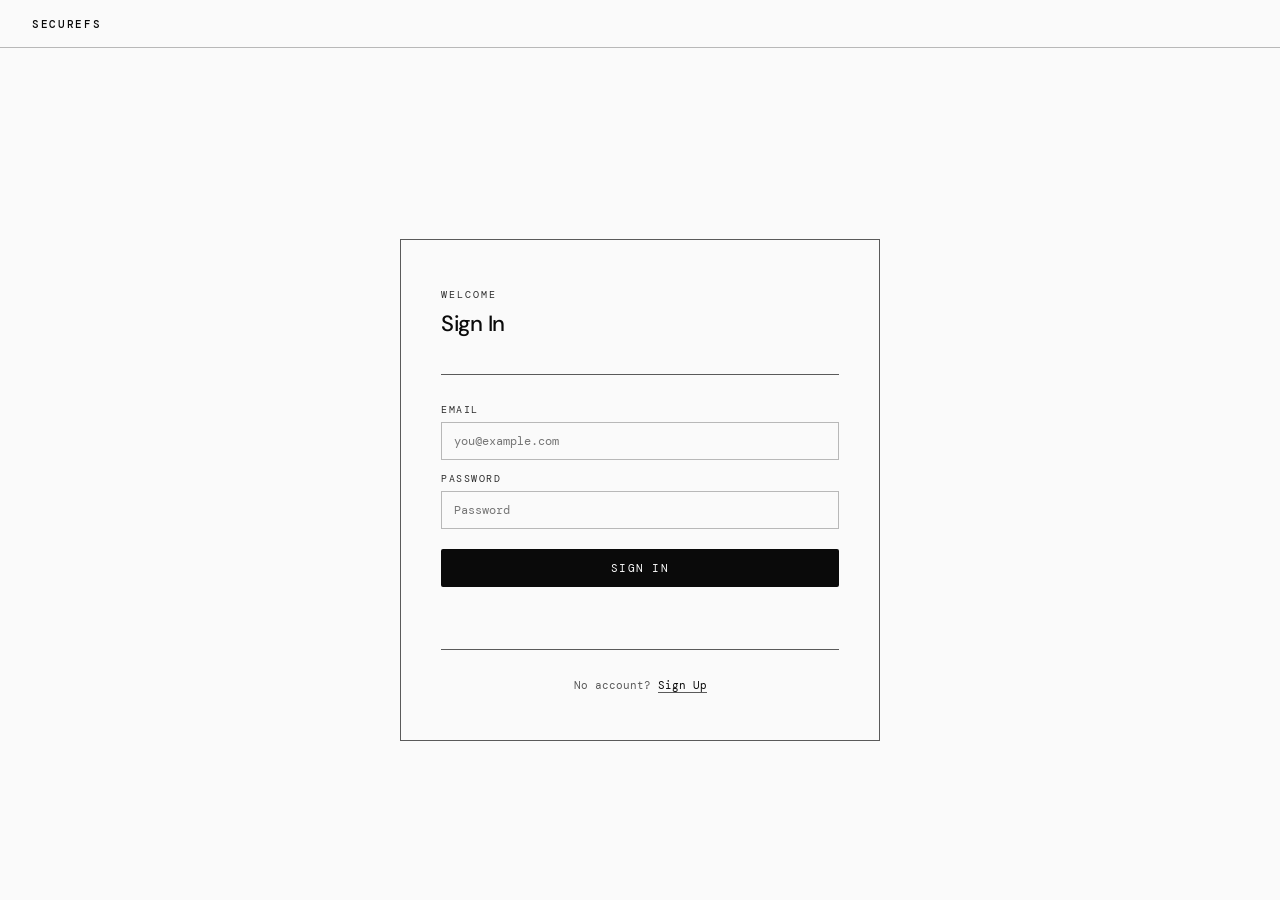
<file: static/index.html>
<!DOCTYPE html>
<html lang="en">
<head>
    <meta charset="UTF-8">
    <meta name="viewport" content="width=device-width, initial-scale=1.0">
    <title>SecureFS — Upload</title>
    <link rel="stylesheet" href="style.css">
</head>
<body>

<header class="header">
    <span class="header-logo">SecureFS</span>
    <nav class="header-nav">
        <a href="index.html">Upload</a>
        <a href="dashboard.html">Dashboard</a>
        <span id="userEmail" style="color:var(--grey-400);font-family:var(--mono);font-size:11px;"></span>
        <a href="#" onclick="logout()" style="color:var(--grey-600);">Sign Out</a>
    </nav>
</header>

<div class="container">
    <p class="page-label">Secure Upload</p>
    <h1>Encrypt & Store</h1>

    <div class="file-zone" id="fileZone">
        <input type="file" id="fileInput" onchange="onFileChange(this)">
        <span class="file-zone-icon">↑</span>
        <span class="file-zone-label">Drop file or click to browse</span>
        <p class="file-zone-sub">All file types supported</p>
    </div>
    <div id="fileName"></div>

    <div class="divider"></div>

    <button class="btn btn-primary" id="uploadBtn" onclick="uploadFile()">
        Encrypt & Upload
    </button>

    <p id="status"></p>

    <a href="dashboard.html" class="footer-link">View Dashboard →</a>
</div>

<script src="script.js"></script>
<script>
    requireAuth();
    showUserEmail();
</script>
</body>
</html>
</file>
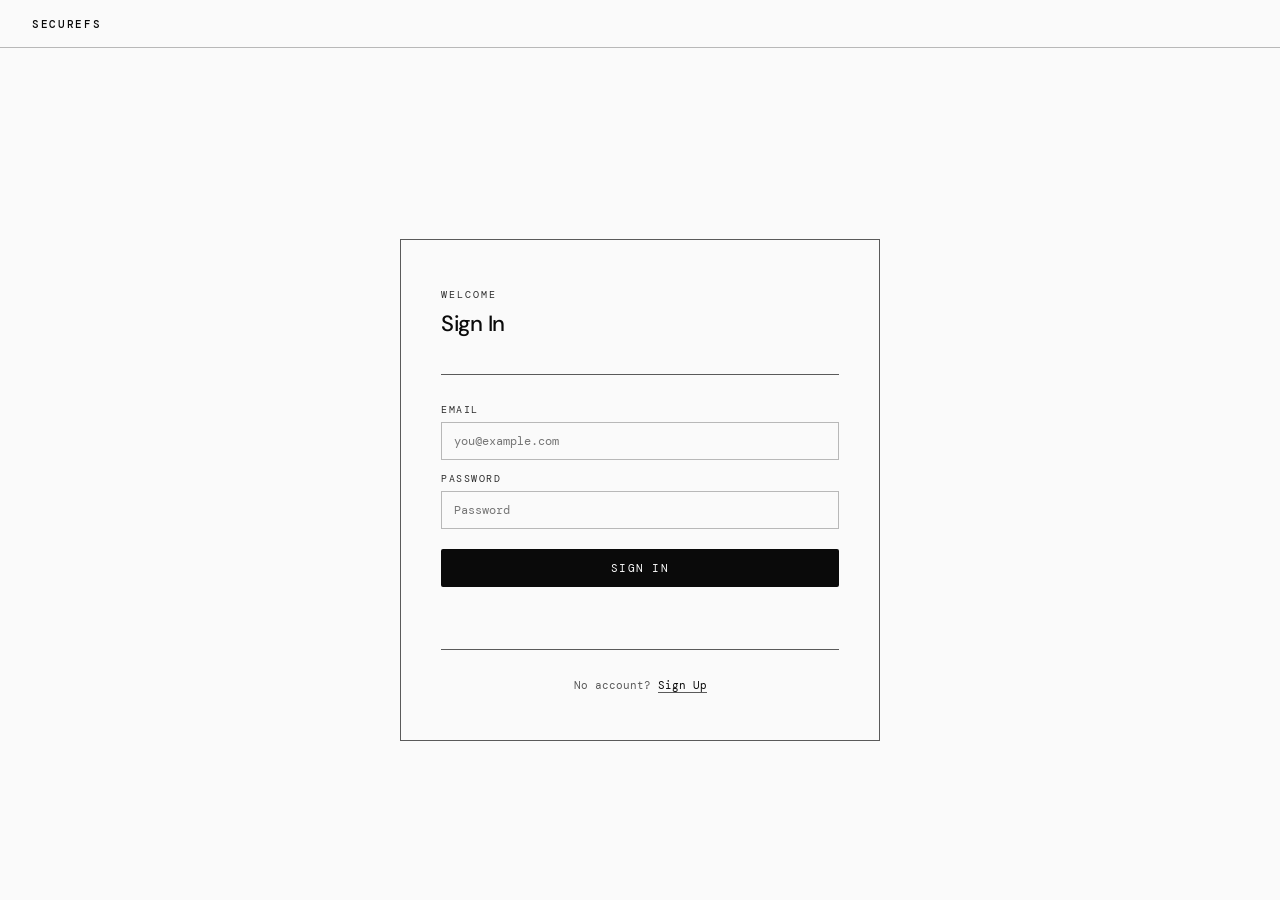
<file: static/dashboard.html>
<!DOCTYPE html>
<html lang="en">
<head>
    <meta charset="UTF-8">
    <meta name="viewport" content="width=device-width, initial-scale=1.0">
    <title>Dashboard — SecureFS</title>
    <link rel="stylesheet" href="style.css">
</head>
<body>

<header class="header">
    <span class="header-logo">SecureFS</span>
    <nav class="header-nav">
        <a href="index.html">Upload</a>
        <a href="dashboard.html">Dashboard</a>
        <span id="userEmail" style="color:var(--grey-400);font-family:var(--mono);font-size:11px;"></span>
        <a href="#" onclick="logout()" style="color:var(--grey-600);">Sign Out</a>
    </nav>
</header>

<div class="container">
    <p class="page-label">File Vault</p>
    <h1>Encrypted Files</h1>

    <div class="refresh-row">
        <span class="section-label">Your files</span>
        <button class="btn btn-ghost btn-sm" onclick="loadFiles()">↻ Refresh</button>
    </div>

    <ul id="fileList">
        <li class="empty-state">Loading...</li>
    </ul>

    <a href="index.html" class="footer-link">← Back to Upload</a>
</div>

<!-- Share Modal -->
<div id="shareModal" style="display:none; position:fixed; inset:0; background:rgba(0,0,0,0.5);
     z-index:100; align-items:center; justify-content:center;">
    <div style="background:var(--white); border:1px solid var(--grey-200);
                padding:36px; width:400px; max-width:90vw;">
        <p class="page-label">Share File</p>
        <h1 style="font-size:18px; margin-bottom:24px;">Create Share Link</h1>

        <label style="font-family:var(--mono);font-size:10px;letter-spacing:0.15em;
                      text-transform:uppercase;color:var(--grey-600);display:block;margin-bottom:6px;">
            Password
        </label>
        <input type="password" id="sharePassword" placeholder="Set a password for the recipient"
            style="width:100%;padding:10px 12px;border:1px solid var(--grey-200);
                   font-family:var(--mono);font-size:12px;outline:none;margin-bottom:16px;">

        <label style="font-family:var(--mono);font-size:10px;letter-spacing:0.15em;
                      text-transform:uppercase;color:var(--grey-600);display:block;margin-bottom:6px;">
            Expires in
        </label>
        <select id="shareExpiry"
            style="width:100%;padding:10px 12px;border:1px solid var(--grey-200);
                   font-family:var(--mono);font-size:12px;outline:none;
                   margin-bottom:20px;background:var(--white);">
            <option value="1">1 hour</option>
            <option value="24" selected>24 hours</option>
            <option value="72">3 days</option>
            <option value="168">7 days</option>
        </select>

        <div class="divider"></div>

        <div id="shareResult" style="display:none; margin-bottom:16px;">
            <label style="font-family:var(--mono);font-size:10px;letter-spacing:0.15em;
                          text-transform:uppercase;color:var(--grey-600);display:block;margin-bottom:6px;">
                Share Link (send password separately)
            </label>
            <div style="display:flex;gap:8px;">
                <input type="text" id="shareLink" readonly
                    style="flex:1;padding:8px 10px;border:1px solid var(--grey-200);
                           font-family:var(--mono);font-size:11px;outline:none;
                           background:var(--grey-100);color:var(--black);">
                <button class="btn btn-ghost btn-sm" onclick="copyLink()">Copy</button>
            </div>
            <p id="copyStatus" style="font-family:var(--mono);font-size:10px;
                                       color:var(--grey-400);margin-top:6px;"></p>
        </div>

        <div style="display:flex;gap:8px;">
            <button class="btn btn-primary" style="flex:1" id="generateBtn" onclick="createShareLink()">
                Generate Link
            </button>
            <button class="btn btn-ghost" onclick="closeModal()">Cancel</button>
        </div>

        <p id="shareStatus" style="font-family:var(--mono);font-size:11px;
                                    color:var(--grey-600);text-align:center;margin-top:12px;"></p>
    </div>
</div>

<script src="script.js"></script>
<script>
    requireAuth();
    showUserEmail();

    let currentShareFile = null;

    function openShareModal(filename) {
        currentShareFile = filename;
        document.getElementById("shareModal").style.display = "flex";
        document.getElementById("sharePassword").value = "";
        document.getElementById("shareResult").style.display = "none";
        document.getElementById("shareStatus").innerText = "";
        document.getElementById("copyStatus").innerText = "";
        document.getElementById("generateBtn").disabled = false;
        document.getElementById("generateBtn").innerText = "Generate Link";
    }

    function closeModal() {
        document.getElementById("shareModal").style.display = "none";
        currentShareFile = null;
    }

    async function createShareLink() {
        const password = document.getElementById("sharePassword").value;
        const expires_hours = document.getElementById("shareExpiry").value;
        const status = document.getElementById("shareStatus");
        const btn = document.getElementById("generateBtn");

        if (!password) { status.innerText = "Password is required."; return; }

        btn.disabled = true;
        btn.innerText = "Generating...";
        status.innerText = "";

        try {
            const res = await fetch(`${API_URL}/share/create/${currentShareFile}`, {
                method: "POST",
                headers: {
                    "Content-Type": "application/json",
                    ...authHeaders()
                },
                body: JSON.stringify({ password, expires_hours: parseInt(expires_hours) })
            });

            const data = await res.json();

            if (res.status === 401) { logout(); return; }
            if (!res.ok) { status.innerText = data.detail || "Failed to generate link"; return; }

            document.getElementById("shareLink").value = data.share_url;
            document.getElementById("shareResult").style.display = "block";
            status.innerText = "✓ Send the password to the recipient separately";

        } catch (e) {
            status.innerText = "Error: " + e.message;
        } finally {
            btn.disabled = false;
            btn.innerText = "Generate Link";
        }
    }

    function copyLink() {
        const link = document.getElementById("shareLink").value;
        navigator.clipboard.writeText(link).then(() => {
            document.getElementById("copyStatus").innerText = "✓ Copied to clipboard";
        });
    }

    document.getElementById("shareModal").addEventListener("click", function(e) {
        if (e.target === this) closeModal();
    });

    loadFiles();
</script>
</body>
</html>
</file>
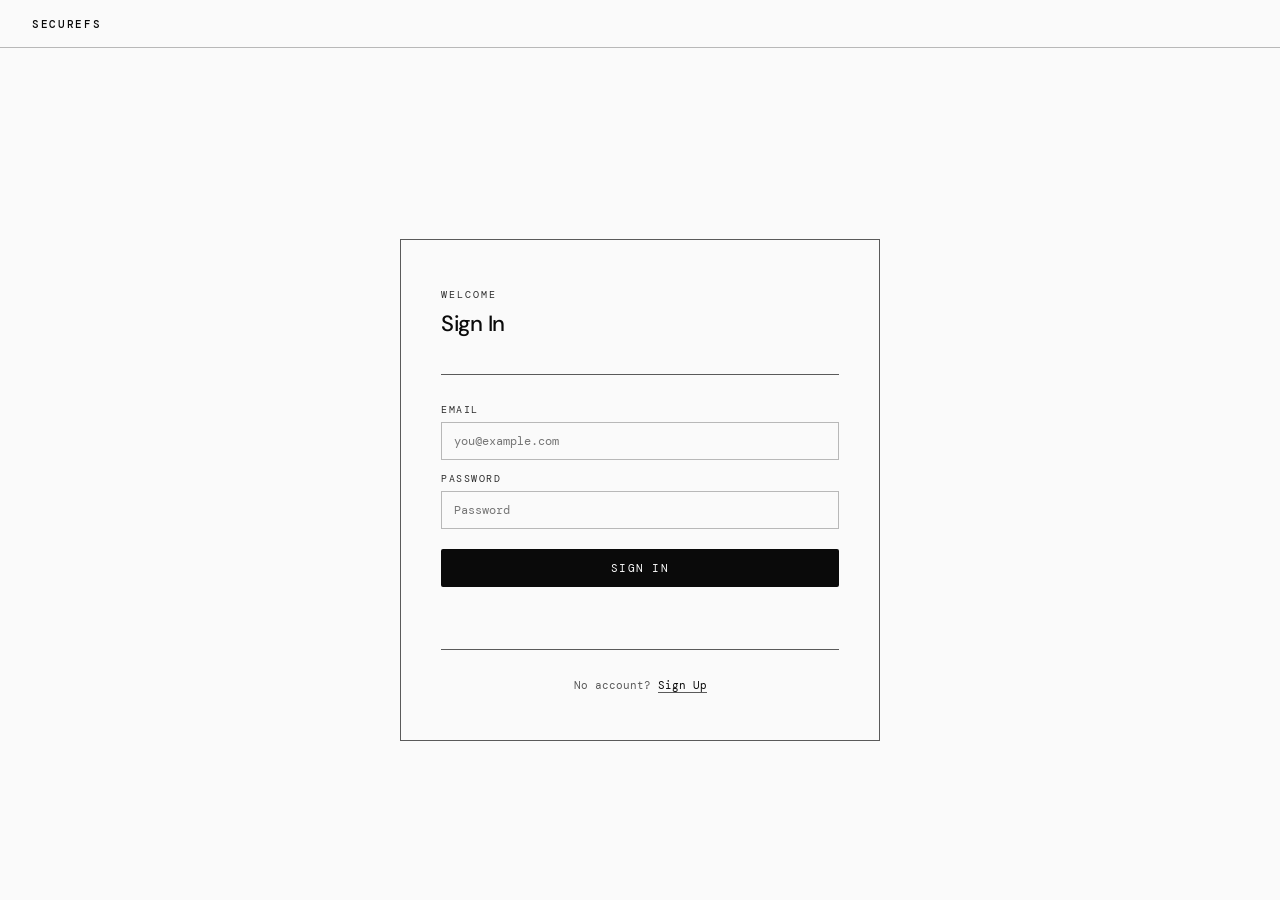
<file: static/login.html>
<!DOCTYPE html>
<html lang="en">
<head>
    <meta charset="UTF-8">
    <meta name="viewport" content="width=device-width, initial-scale=1.0">
    <title>SecureFS — Login</title>
    <link rel="stylesheet" href="style.css">
</head>
<body>

<header class="header">
    <span class="header-logo">SecureFS</span>
</header>

<div class="container" style="margin-top: 80px;">
    <p class="page-label">Welcome</p>
    <h1>Sign In</h1>

    <div class="divider"></div>

    <label style="font-family:var(--mono);font-size:10px;letter-spacing:0.15em;
                  text-transform:uppercase;color:var(--grey-600);display:block;margin-bottom:6px;">
        Email
    </label>
    <input type="email" id="email" placeholder="you@example.com"
        style="width:100%;padding:10px 12px;border:1px solid var(--grey-200);
               font-family:var(--mono);font-size:12px;outline:none;
               margin-bottom:12px;background:var(--white);">

    <label style="font-family:var(--mono);font-size:10px;letter-spacing:0.15em;
                  text-transform:uppercase;color:var(--grey-600);display:block;margin-bottom:6px;">
        Password
    </label>
    <input type="password" id="password" placeholder="Password"
        style="width:100%;padding:10px 12px;border:1px solid var(--grey-200);
               font-family:var(--mono);font-size:12px;outline:none;
               margin-bottom:20px;background:var(--white);">

    <button class="btn btn-primary" id="loginBtn" onclick="login()">Sign In</button>

    <p id="status" style="font-family:var(--mono);font-size:11px;color:var(--grey-600);
                           text-align:center;margin-top:14px;min-height:20px;"></p>

    <div class="divider"></div>

    <p style="font-family:var(--mono);font-size:11px;color:var(--grey-400);text-align:center;">
        No account?
        <a href="signup.html"
           style="color:var(--black);text-decoration:none;border-bottom:1px solid var(--grey-400);">
            Sign Up
        </a>
    </p>
</div>

<script>
    // Use let so they can be reassigned after /config fetch
    let SUPABASE_URL = "";
    let SUPABASE_ANON_KEY = "";

    // If already logged in redirect straight to upload page
    if (localStorage.getItem("sb_token")) window.location.href = "index.html";

    async function init() {
        try {
            const res = await fetch("/config");
            const config = await res.json();
            SUPABASE_URL = config.supabase_url;
            SUPABASE_ANON_KEY = config.supabase_anon_key;
        } catch (e) {
            document.getElementById("status").innerText = "Cannot reach server.";
        }
    }

    async function login() {
        const email = document.getElementById("email").value.trim();
        const password = document.getElementById("password").value;
        const status = document.getElementById("status");
        const btn = document.getElementById("loginBtn");

        if (!email || !password) { status.innerText = "Email and password required."; return; }

        btn.disabled = true;
        btn.innerText = "Signing in...";
        status.innerText = "";

        try {
            await init(); // load config before making auth request

            const res = await fetch(`${SUPABASE_URL}/auth/v1/token?grant_type=password`, {
                method: "POST",
                headers: {
                    "Content-Type": "application/json",
                    "apikey": SUPABASE_ANON_KEY
                },
                body: JSON.stringify({ email, password })
            });

            const data = await res.json();

            if (!res.ok) {
                status.innerText = data.error_description || data.msg || "Login failed";
                return;
            }

            localStorage.setItem("sb_token", data.access_token);
            localStorage.setItem("sb_refresh", data.refresh_token);
            localStorage.setItem("sb_email", email);
            window.location.href = "index.html";

        } catch (e) {
            status.innerText = "Network error: " + e.message;
        } finally {
            btn.disabled = false;
            btn.innerText = "Sign In";
        }
    }

    document.addEventListener("keydown", e => {
        if (e.key === "Enter") login();
    });
</script>
</body>
</html>
</file>
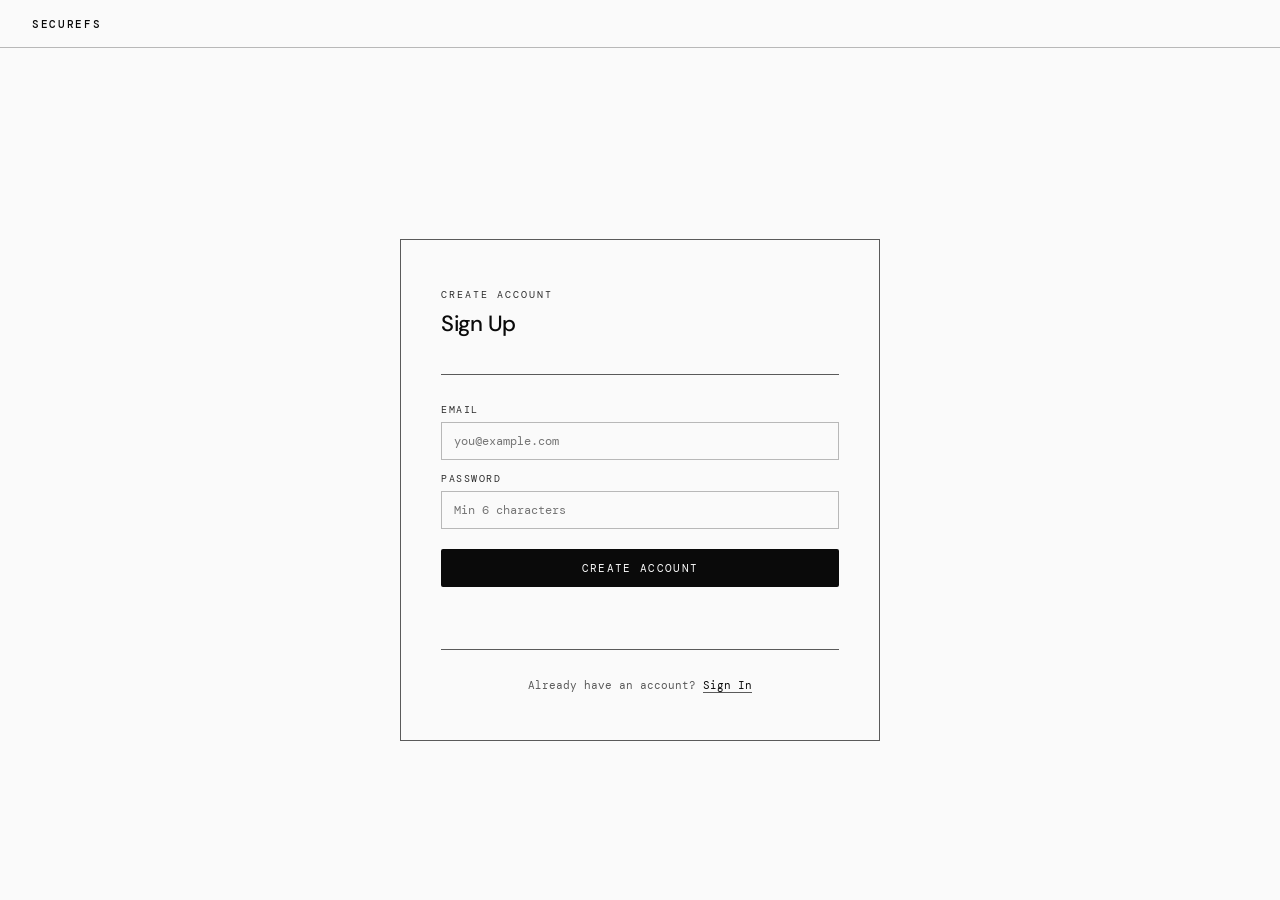
<file: static/signup.html>
<!DOCTYPE html>
<html lang="en">
<head>
    <meta charset="UTF-8">
    <meta name="viewport" content="width=device-width, initial-scale=1.0">
    <title>SecureFS — Sign Up</title>
    <link rel="stylesheet" href="style.css">
</head>
<body>

<header class="header">
    <span class="header-logo">SecureFS</span>
</header>

<div class="container" style="margin-top: 80px;">
    <p class="page-label">Create Account</p>
    <h1>Sign Up</h1>

    <div class="divider"></div>

    <label style="font-family:var(--mono);font-size:10px;letter-spacing:0.15em;
                  text-transform:uppercase;color:var(--grey-600);display:block;margin-bottom:6px;">
        Email
    </label>
    <input type="email" id="email" placeholder="you@example.com"
        style="width:100%;padding:10px 12px;border:1px solid var(--grey-200);
               font-family:var(--mono);font-size:12px;outline:none;
               margin-bottom:12px;background:var(--white);">

    <label style="font-family:var(--mono);font-size:10px;letter-spacing:0.15em;
                  text-transform:uppercase;color:var(--grey-600);display:block;margin-bottom:6px;">
        Password
    </label>
    <input type="password" id="password" placeholder="Min 6 characters"
        style="width:100%;padding:10px 12px;border:1px solid var(--grey-200);
               font-family:var(--mono);font-size:12px;outline:none;
               margin-bottom:20px;background:var(--white);">

    <button class="btn btn-primary" id="signupBtn" onclick="signup()">Create Account</button>

    <p id="status" style="font-family:var(--mono);font-size:11px;color:var(--grey-600);
                           text-align:center;margin-top:14px;min-height:20px;"></p>

    <div class="divider"></div>

    <p style="font-family:var(--mono);font-size:11px;color:var(--grey-400);text-align:center;">
        Already have an account?
        <a href="login.html"
           style="color:var(--black);text-decoration:none;border-bottom:1px solid var(--grey-400);">
            Sign In
        </a>
    </p>
</div>

<script>
    // Use let so they can be reassigned after /config fetch
    let SUPABASE_URL = "";
    let SUPABASE_ANON_KEY = "";

    async function init() {
        try {
            const res = await fetch("/config");
            const config = await res.json();
            SUPABASE_URL = config.supabase_url;
            SUPABASE_ANON_KEY = config.supabase_anon_key;
        } catch (e) {
            document.getElementById("status").innerText = "Cannot reach server.";
        }
    }

    async function signup() {
        const email = document.getElementById("email").value.trim();
        const password = document.getElementById("password").value;
        const status = document.getElementById("status");
        const btn = document.getElementById("signupBtn");

        if (!email || !password) { status.innerText = "Email and password required."; return; }
        if (password.length < 6) { status.innerText = "Password must be at least 6 characters."; return; }

        btn.disabled = true;
        btn.innerText = "Creating account...";
        status.innerText = "";

        try {
            await init(); // load config before making auth request

            const res = await fetch(`${SUPABASE_URL}/auth/v1/signup`, {
                method: "POST",
                headers: {
                    "Content-Type": "application/json",
                    "apikey": SUPABASE_ANON_KEY
                },
                body: JSON.stringify({ email, password })
            });

            const data = await res.json();

            if (!res.ok) {
                status.innerText = data.error_description || data.msg || "Signup failed";
                return;
            }

            status.innerText = "✓ Account created! Check your email to confirm, then sign in.";
            setTimeout(() => window.location.href = "login.html", 2000);

        } catch (e) {
            status.innerText = "Network error: " + e.message;
        } finally {
            btn.disabled = false;
            btn.innerText = "Create Account";
        }
    }

    document.addEventListener("keydown", e => {
        if (e.key === "Enter") signup();
    });
</script>
</body>
</html>
</file>
<file: static/style.css>
@import url('https://fonts.googleapis.com/css2?family=DM+Mono:wght@300;400;500&family=DM+Sans:wght@300;400;500&display=swap');

*, *::before, *::after {
    box-sizing: border-box;
    margin: 0;
    padding: 0;
}

:root {
    --black: #0a0a0a;
    --white: #fafafa;
    --grey-100: #d4d4d4;
    --grey-200: #b8b8b8;
    --grey-400: #5a5a5a;
    --grey-600: #2e2e2e;
    --grey-800: #1a1a1a;
    --radius: 2px;
    --mono: 'DM Mono', monospace;
    --sans: 'DM Sans', sans-serif;
}

body {
    font-family: var(--sans);
    background: var(--white);
    color: var(--black);
    min-height: 100vh;
    display: flex;
    flex-direction: column;
    align-items: center;
    justify-content: center;
    padding: 40px 20px;
}

.header {
    position: fixed;
    top: 0;
    left: 0;
    right: 0;
    height: 48px;
    border-bottom: 1px solid var(--grey-200);
    display: flex;
    align-items: center;
    padding: 0 32px;
    background: var(--white);
    z-index: 10;
}

.header-logo {
    font-family: var(--mono);
    font-size: 11px;
    font-weight: 500;
    letter-spacing: 0.15em;
    text-transform: uppercase;
    color: var(--black);
    text-decoration: none;
}

.header-nav {
    margin-left: auto;
    display: flex;
    gap: 24px;
    align-items: center;
}

.header-nav a {
    font-family: var(--mono);
    font-size: 11px;
    letter-spacing: 0.1em;
    text-transform: uppercase;
    color: var(--grey-600);
    text-decoration: none;
    transition: color 0.15s;
}

.header-nav a:hover {
    color: var(--black);
}

.container {
    width: 100%;
    max-width: 480px;
    margin-top: 48px;
    padding: 48px 40px;
    border: 1.5px solid var(--grey-400);
    background: var(--white);
}

.page-label {
    font-family: var(--mono);
    font-size: 10px;
    letter-spacing: 0.2em;
    text-transform: uppercase;
    color: var(--grey-600);
    margin-bottom: 8px;
}

h1 {
    font-family: var(--sans);
    font-size: 22px;
    font-weight: 500;
    color: var(--black);
    margin-bottom: 36px;
    letter-spacing: -0.02em;
}

.divider {
    height: 1px;
    background: var(--grey-400);
    margin: 28px 0;
}

.file-zone {
    border: 1.5px dashed var(--grey-600);
    padding: 28px 20px;
    text-align: center;
    cursor: pointer;
    transition: border-color 0.15s, background 0.15s;
    margin-bottom: 16px;
    position: relative;
}

.file-zone:hover {
    border-color: var(--black);
    background: var(--grey-100);
}

.file-zone input[type="file"] {
    position: absolute;
    inset: 0;
    opacity: 0;
    cursor: pointer;
    width: 100%;
    height: 100%;
}

.file-zone-icon {
    font-size: 20px;
    margin-bottom: 8px;
    display: block;
}

.file-zone-label {
    font-family: var(--mono);
    font-size: 11px;
    letter-spacing: 0.1em;
    color: var(--grey-600);
    text-transform: uppercase;
}

.file-zone-sub {
    font-size: 11px;
    color: var(--grey-400);
    margin-top: 4px;
}

#fileName {
    font-family: var(--mono);
    font-size: 11px;
    color: var(--black);
    margin-top: 8px;
    min-height: 16px;
    text-align: center;
}

button, .btn {
    font-family: var(--mono);
    font-size: 11px;
    letter-spacing: 0.12em;
    text-transform: uppercase;
    cursor: pointer;
    border: none;
    border-radius: var(--radius);
    transition: background 0.15s, color 0.15s;
    display: inline-flex;
    align-items: center;
    gap: 8px;
}

.btn-primary {
    background: var(--black);
    color: var(--white);
    padding: 12px 24px;
    width: 100%;
    justify-content: center;
}

.btn-primary:hover {
    background: var(--grey-800);
}

.btn-primary:disabled {
    background: var(--grey-400);
    color: var(--white);
    cursor: not-allowed;
}

.btn-ghost {
    background: transparent;
    color: var(--grey-600);
    padding: 8px 14px;
    border: 1px solid var(--grey-400);
}

.btn-ghost:hover {
    background: var(--grey-100);
    color: var(--black);
    border-color: var(--black);
}

.btn-sm {
    padding: 6px 12px;
    font-size: 10px;
}

#status {
    font-family: var(--mono);
    font-size: 11px;
    color: var(--grey-600);
    text-align: center;
    min-height: 20px;
    margin-top: 14px;
    letter-spacing: 0.05em;
}

.section-label {
    font-family: var(--mono);
    font-size: 10px;
    letter-spacing: 0.2em;
    text-transform: uppercase;
    color: var(--grey-600);
    margin-bottom: 12px;
}

ul#fileList {
    list-style: none;
    padding: 0;
    display: flex;
    flex-direction: column;
    gap: 1px;
}

ul#fileList li {
    display: flex;
    align-items: center;
    justify-content: space-between;
    padding: 12px 14px;
    background: var(--grey-100);
    gap: 10px;
}

ul#fileList li:hover {
    background: var(--grey-200);
}

.file-name {
    font-family: var(--mono);
    font-size: 11px;
    color: var(--black);
    flex: 1;
    overflow: hidden;
    text-overflow: ellipsis;
    white-space: nowrap;
}

.file-actions {
    display: flex;
    gap: 6px;
    flex-shrink: 0;
}

.refresh-row {
    display: flex;
    align-items: center;
    justify-content: space-between;
    margin-bottom: 16px;
}

.empty-state {
    text-align: center;
    padding: 32px 0;
    font-family: var(--mono);
    font-size: 11px;
    color: var(--grey-600);
    letter-spacing: 0.1em;
}

.footer-link {
    display: block;
    text-align: center;
    margin-top: 28px;
    font-family: var(--mono);
    font-size: 11px;
    letter-spacing: 0.1em;
    text-transform: uppercase;
    color: var(--grey-800);
    text-decoration: none;
    transition: color 0.15s;
}

.footer-link:hover {
    color: var(--black);
}

@keyframes spin {
    to { transform: rotate(360deg); }
}

.spinner {
    width: 12px;
    height: 12px;
    border: 1.5px solid var(--grey-400);
    border-top-color: var(--white);
    border-radius: 50%;
    animation: spin 0.6s linear infinite;
    display: inline-block;
}
</file>
